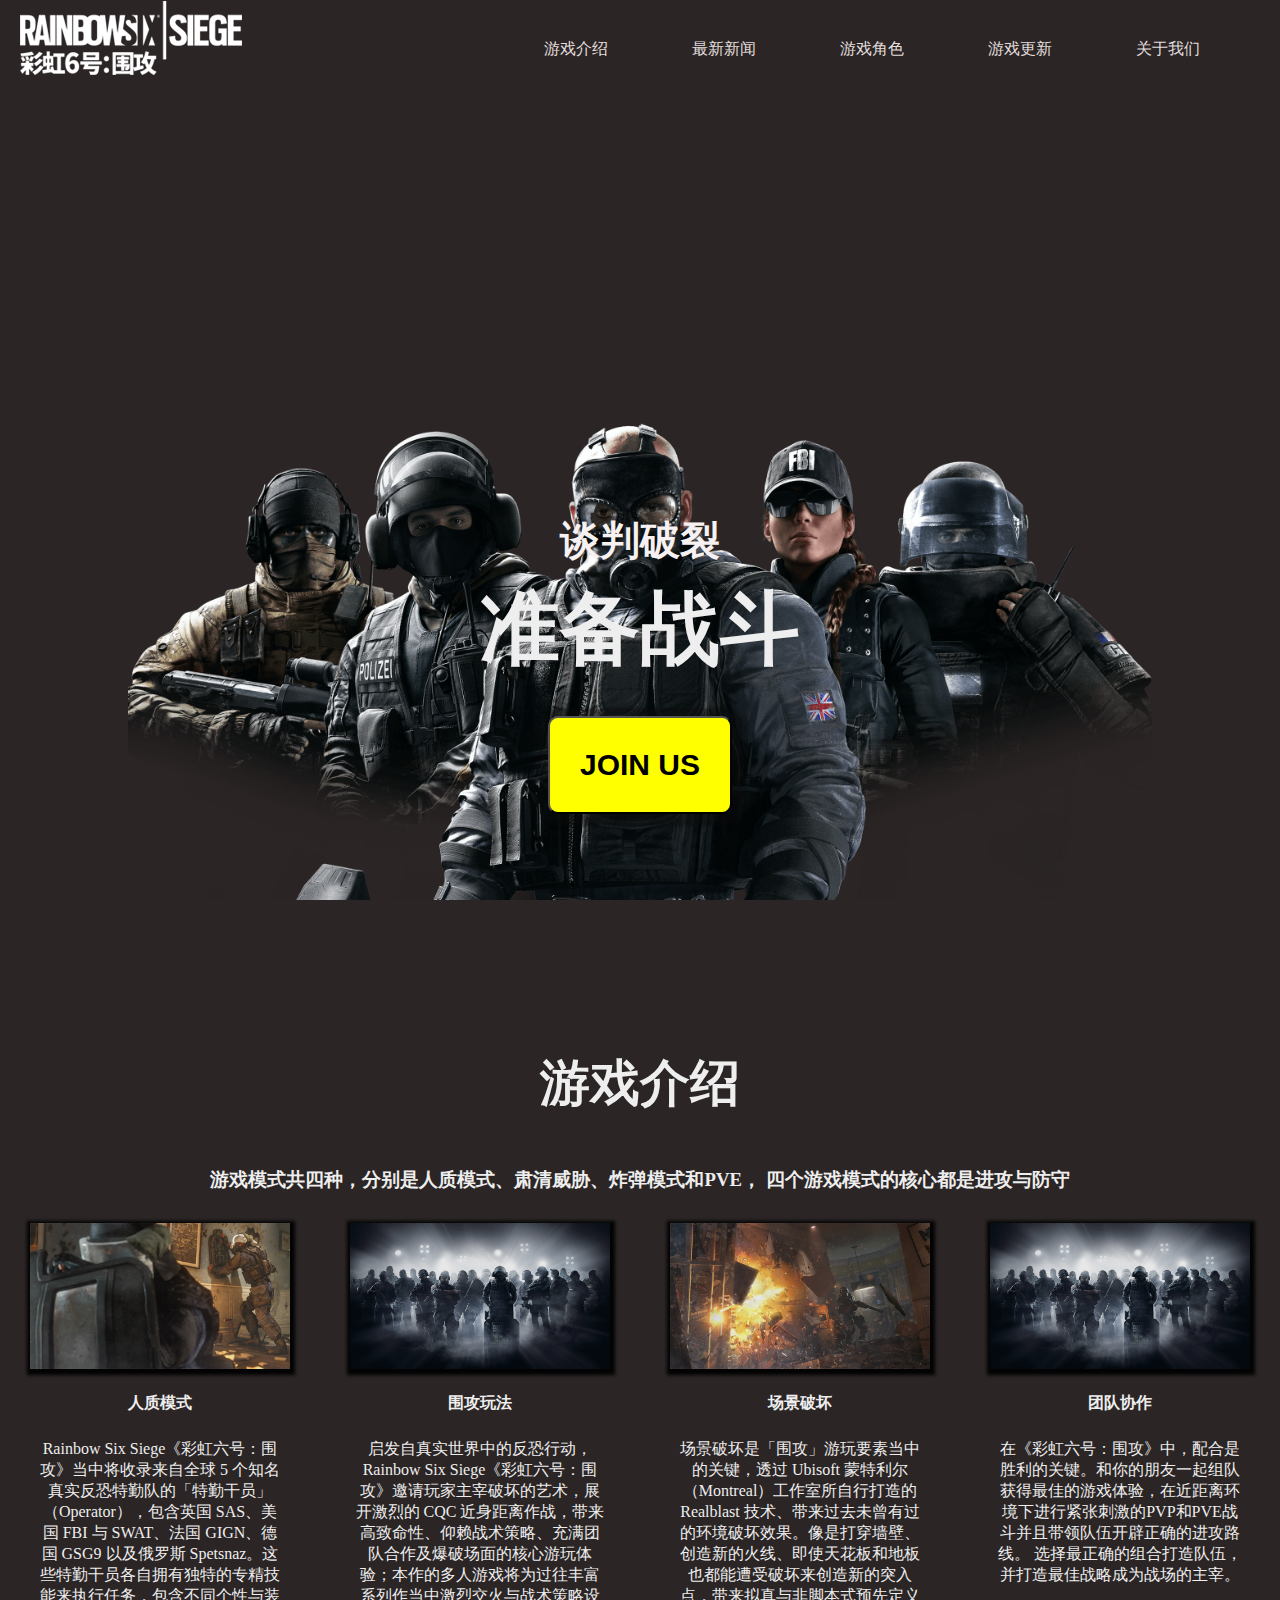
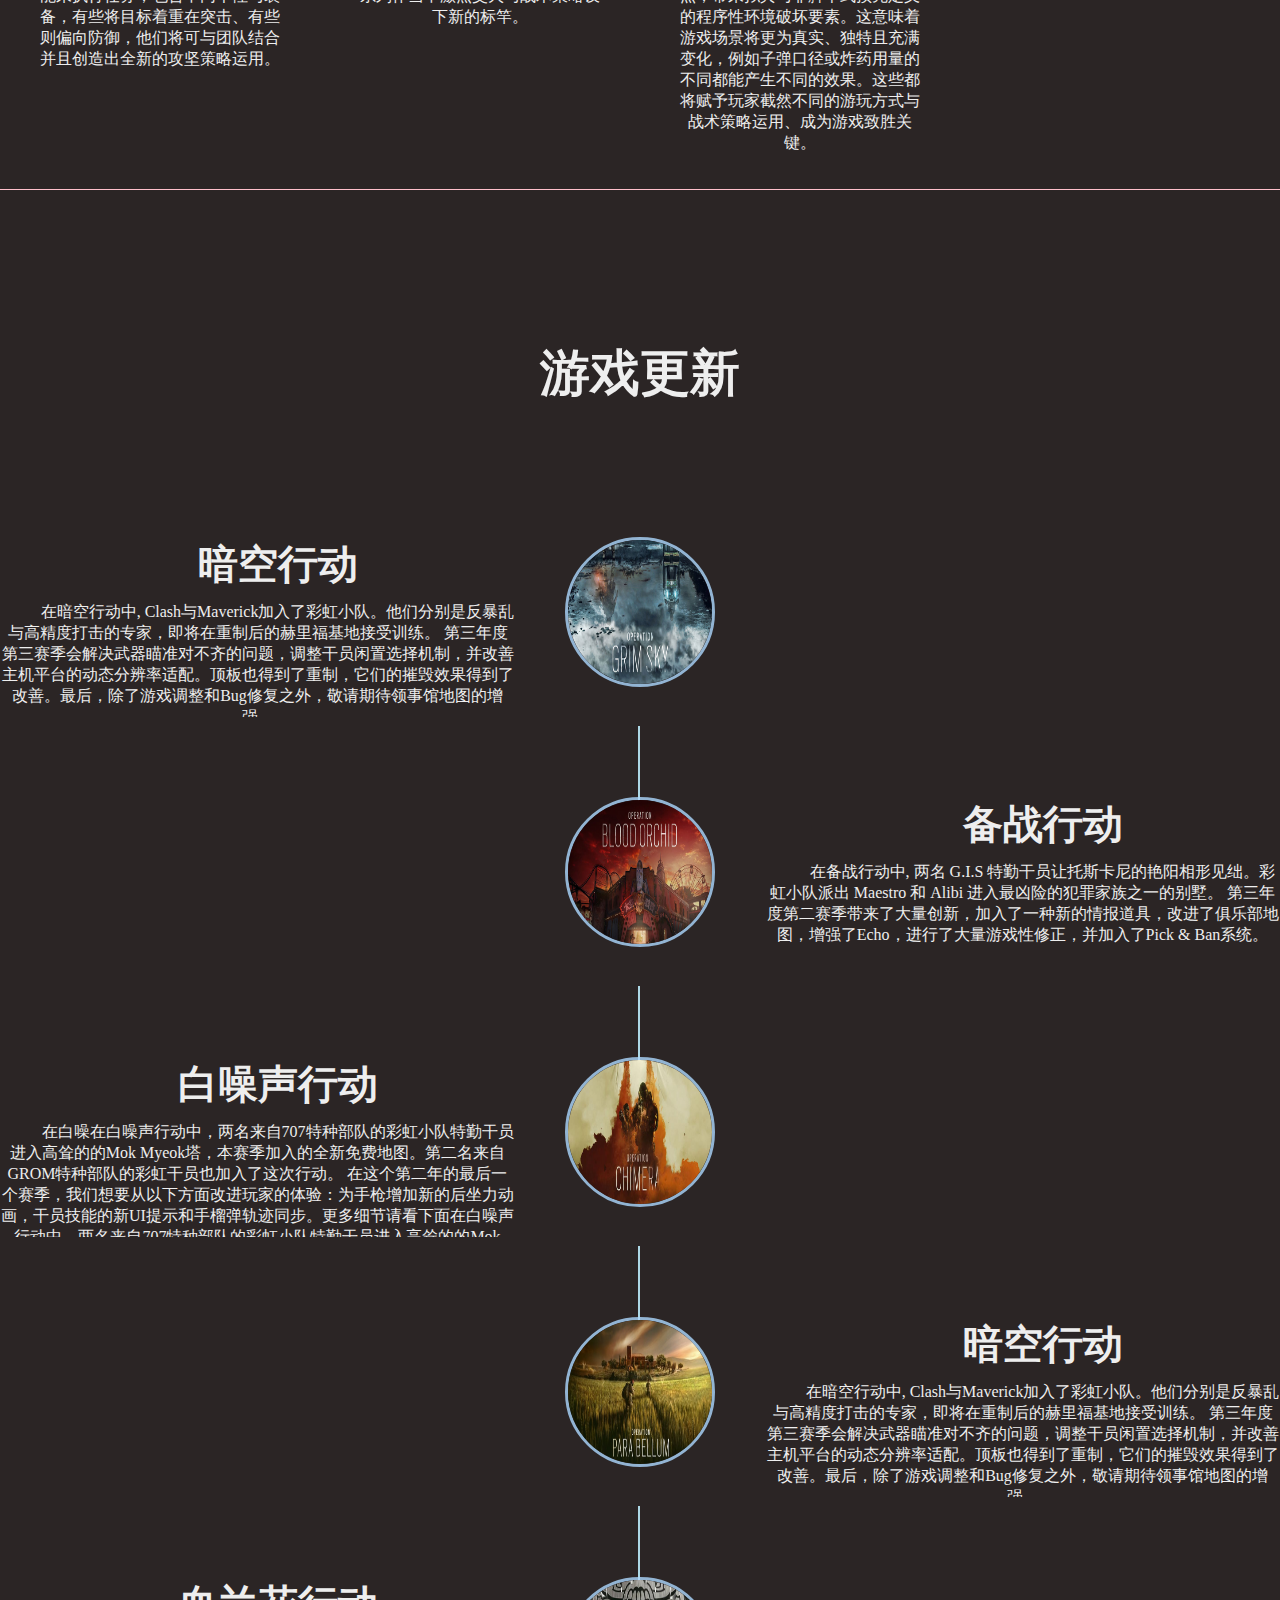
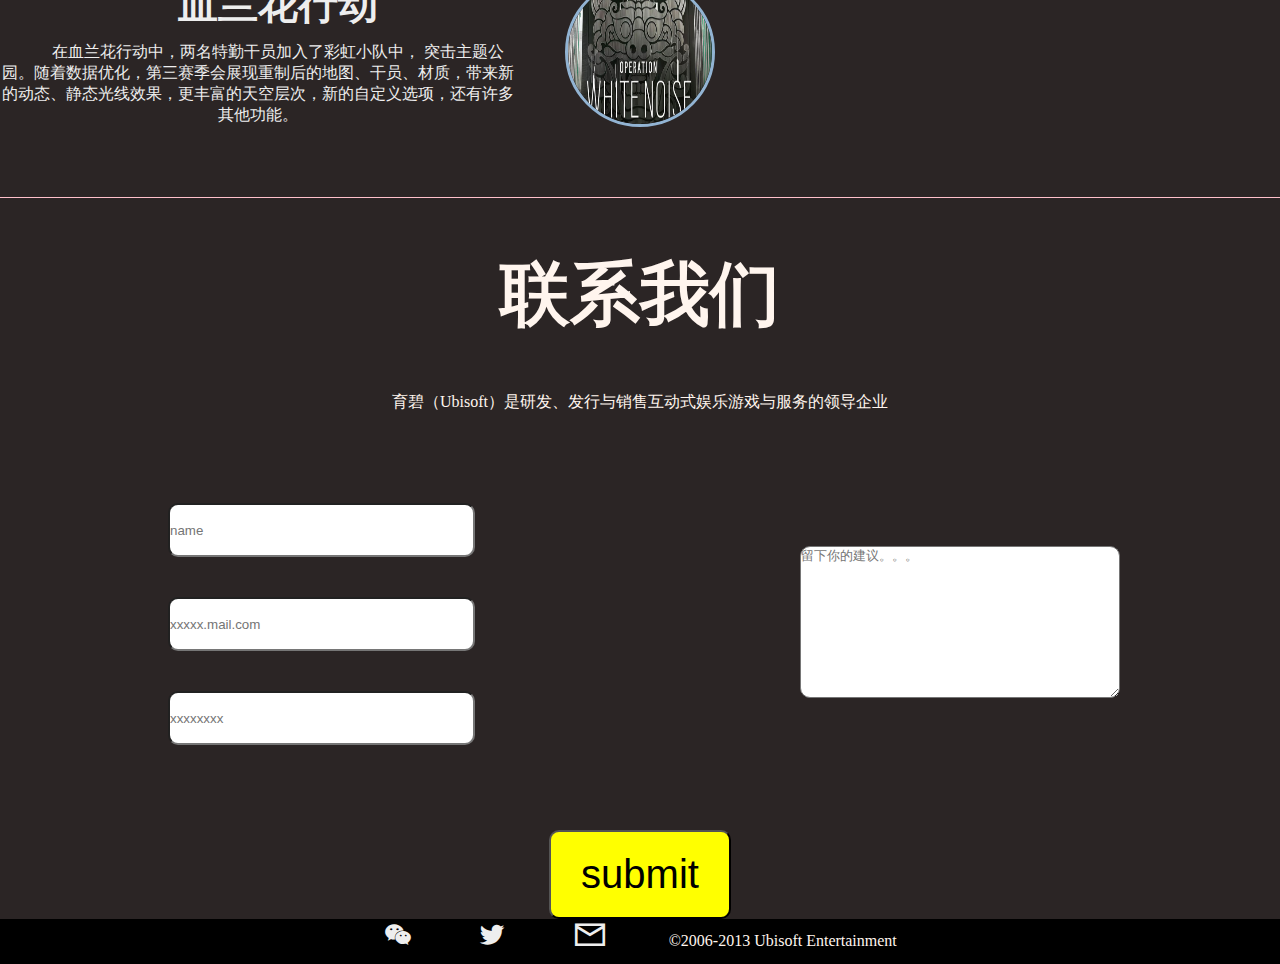
<file: index.html>
<!DOCTYPE html>
<html lang="en">
<head>
    <meta charset="UTF-8">
    <meta http-equiv="X-UA-Compatible" content="IE=edge">
    <meta name="viewport" content="width=device-width, initial-scale=1.0">
    <title>RainbowSix</title>
    <link rel="stylesheet" href="css/common.css">
    <link rel="stylesheet" href="./fonts/font-icon/iconfont.css">
</head>
<body>
    <header>
        <img src="source/logo.png" alt="no_logo" class="logo">
        <nav class="clearfix">
            <ul class="clearfix">
                <li><a href="https://www.baidu.com">游戏介绍</a></li>
                <li><a href="#">最新新闻</a></li>
                <li><a href="#">游戏角色</a></li>
                <li><a href="#">游戏更新</a></li>
                <li>
                    <a href="#">关于我们</a>
                    <ul class="about_list">
                        <li><a href="#">twitter</a></li>
                        <li><a href="#">facebook</a></li>
                        <li><a href="#">instagram</a></li>
                        <li><a href="#">mail</a></li>
                    </ul>
                </li>
            </ul>
        </nav>
        <h2>谈判破裂</h2>
        <h1>准备战斗</h1>
        <input type="button" class="join_button" value="JOIN US">
    </header>
    <main>
        <h2>游戏介绍</h2>
        <h3>游戏模式共四种，分别是人质模式、肃清威胁、炸弹模式和PVE， 四个游戏模式的核心都是进攻与防守</h3>
        <ul class="game_intro">
            <li class="card">
                <img src="source/R6-game-info-gameplay_210378.jpg" alt="">
                <h4>人质模式</h4>
                <p>Rainbow Six Siege《彩虹六号：围攻》当中将收录来自全球 5 个知名真实反恐特勤队的「特勤干员」（Operator），包含英国 SAS、美国 FBI 与 SWAT、法国 GIGN、德国 GSG9 以及俄罗斯 Spetsnaz。这些特勤干员各自拥有独特的专精技能来执行任务，包含不同个性与装备，有些将目标着重在突击、有些则偏向防御，他们将可与团队结合并且创造出全新的攻坚策略运用。</p>
            </li>
            <li class="card">
                <img src="source/R6-game-info-team-up_210379 (1).jpg" alt="">
                <h4>围攻玩法</h4>
                <p>启发自真实世界中的反恐行动，Rainbow Six Siege《彩虹六号：围攻》邀请玩家主宰破坏的艺术，展开激烈的 CQC 近身距离作战，带来高致命性、仰赖战术策略、充满团队合作及爆破场面的核心游玩体验；本作的多人游戏将为过往丰富系列作当中激烈交火与战术策略设下新的标竿。 </p>
            </li>
            <li class="card">
                <img src="source/R6-game-info-destruction_210377.jpg" alt="">
                <h4>场景破坏</h4>
                <p>场景破坏是「围攻」游玩要素当中的关键，透过 Ubisoft 蒙特利尔（Montreal）工作室所自行打造的 Realblast 技术、带来过去未曾有过的环境破坏效果。像是打穿墙壁、创造新的火线、即使天花板和地板也都能遭受破坏来创造新的突入点，带来拟真与非脚本式预先定义的程序性环境破坏要素。这意味着游戏场景将更为真实、独特且充满变化，例如子弹口径或炸药用量的不同都能产生不同的效果。这些都将赋予玩家截然不同的游玩方式与战术策略运用、成为游戏致胜关键。                            </p>
            </li>
            <li class="card" >
                <img src="source/R6-game-info-team-up_210379.jpg" alt="">
                <h4>团队协作</h4>
                <p>在《彩虹六号：围攻》中，配合是胜利的关键。和你的朋友一起组队获得最佳的游戏体验，在近距离环境下进行紧张刺激的PVP和PVE战斗并且带领队伍开辟正确的进攻路线。 选择最正确的组合打造队伍，并打造最佳战略成为战场的主宰。                     </p>
            </li>
        </ul>
        <div class="update_intro">
            <h3>游戏更新</h3>
            <ul class="time_list clearfix">
                <li>
                    <img src="source/update_grimsky.jpg" alt="">
                    <div class="content">
                        <h4>暗空行动</h4>
                        <p>在暗空行动中, Clash与Maverick加入了彩虹小队。他们分别是反暴乱与高精度打击的专家，即将在重制后的赫里福基地接受训练。 第三年度第三赛季会解决武器瞄准对不齐的问题，调整干员闲置选择机制，并改善主机平台的动态分辨率适配。顶板也得到了重制，它们的摧毁效果得到了改善。最后，除了游戏调整和Bug修复之外，敬请期待领事馆地图的增强。</p>
                    </div>
                </li>
                <li>
                    <img src="source/update_bh.jpg" alt="">
                    <div class="content">
                        <h4>备战行动</h4>
                        <p>在备战行动中, 两名 G.I.S 特勤干员让托斯卡尼的艳阳相形见绌。彩虹小队派出 Maestro 和 Alibi 进入最凶险的犯罪家族之一的别墅。 第三年度第二赛季带来了大量创新，加入了一种新的情报道具，改进了俱乐部地图，增强了Echo，进行了大量游戏性修正，并加入了Pick & Ban系统。</p>
                    </div>
                </li>
                <li>
                    <img src="source/update_chimera.jpg" alt="">
                    <div class="content">
                        <h4>白噪声行动</h4>
                        <p>在白噪在白噪声行动中，两名来自707特种部队的彩虹小队特勤干员进入高耸的的Mok Myeok塔，本赛季加入的全新免费地图。第二名来自GROM特种部队的彩虹干员也加入了这次行动。 在这个第二年的最后一个赛季，我们想要从以下方面改进玩家的体验：为手枪增加新的后坐力动画，干员技能的新UI提示和手榴弹轨迹同步。更多细节请看下面在白噪声行动中，两名来自707特种部队的彩虹小队特勤干员进入高耸的的Mok Myeok塔，本赛季加入的全新免费地图。第二名来自GROM特种部队的彩虹干员也加入了这次行动。 在这个第二年的最后一个赛季，我们想要从以下方面改进玩家的体验：为手枪增加新的后坐力动画，干员技能的新UI提示和手榴弹轨迹同步。更多细节请看下面在白噪声行动中，两名来自707特种部队的彩虹小队特勤干员进入高耸的的Mok Myeok塔，本赛季加入的全新免费地图。第二名来自GROM特种部队的彩虹干员也加入了这次行动。 在这个第二年的最后一个赛季，我们想要从以下方面改进玩家的体验：为手枪增加新的后坐力动画，干员技能的新UI提示和手榴弹轨迹同步。更多细节请看下面声行动中，两名来自707特种部队的彩虹小队特勤干员进入高耸的的Mok Myeok塔，本赛季加入的全新免费地图。第二名来自GROM特种部队的彩虹干员也加入了这次行动。 在这个第二年的最后一个赛季，我们想要从以下方面改进玩家的体验：为手枪增加新的后坐力动画，干员技能的新UI提示和手榴弹轨迹同步。更多细节请看下面。</p>
                    </div>
                </li>
                <li>
                    <img src="source/update_parabellum.jpg" alt="">
                    <div class="content">
                        <h4>暗空行动</h4>
                        <p>在暗空行动中, Clash与Maverick加入了彩虹小队。他们分别是反暴乱与高精度打击的专家，即将在重制后的赫里福基地接受训练。 第三年度第三赛季会解决武器瞄准对不齐的问题，调整干员闲置选择机制，并改善主机平台的动态分辨率适配。顶板也得到了重制，它们的摧毁效果得到了改善。最后，除了游戏调整和Bug修复之外，敬请期待领事馆地图的增强。</p>
                    </div>
                </li>
                <li>
                    <img src="source/update_wn.jpg" alt="">
                    <div class="content">
                        <h4>血兰花行动</h4>
                        <p>在血兰花行动中，两名特勤干员加入了彩虹小队中， 突击主题公园。随着数据优化，第三赛季会展现重制后的地图、干员、材质，带来新的动态、静态光线效果，更丰富的天空层次，新的自定义选项，还有许多其他功能。
                        </p>
                    </div>
                </li>
            </ul>
        </div>
    </main>
    <footer>
        <div class="contact">
            <h5>联系我们</h5>
            <p>育碧（Ubisoft）是研发、发行与销售互动式娱乐游戏与服务的领导企业</p>
            <form action="post"> 
                <div class="layout">
                    <div class="side1">
                        <input type="text" placeholder="name">
                        <input type="email" placeholder="xxxxx.mail.com">
                        <input type="tel" placeholder="xxxxxxxx">
                    </div>
                   <div class="side2">
                    <textarea name="message" id="side2" cols="30" rows="10" placeholder="留下你的建议。。。"></textarea>
                   </div>
                </div>
                    <input type="button" class="submit" value="submit">

            </form>
            <div class="foot">
                <a href="#" class="iconfont icon-weixin"></a>
                <a href="#" class="iconfont icon-twitter"> </a>
                <a href="# " class="iconfont icon-mail"></a>
                ©2006-2013 Ubisoft Entertainment
            </div>    
        </div>
    </footer>
</body>
</html>
</file>
<file: css/common.css>
* {
    margin: 0;
    padding: 0;
    box-sizing: border-box;
}
a {
    text-decoration: none;
    color: rgb(226, 221, 221);
}
li {
    list-style: none;
    cursor: pointer;
}
header {
    background: url(../source/top_roles2.png) rgb(43, 37, 37) bottom center/80% no-repeat ;
    height: 100vh;
    position: relative;
}
header nav>ul {
    position: absolute;
    top: 1vh;
    right:3vw;
    text-align: center;
}
header nav>ul>li  {
    width: 10vw;
    float: left;
    position: relative;
    padding: 20px;
    margin: 10px;
    border-radius: 10px;
}
header nav li:link {
    background: yellow;
}
header nav li:visited {
    background: red;
}

header nav li:hover {
    background: rgb(46, 85, 42);
    transition: all .5s linear ;
}
header nav li:active {
    background: pink;
}                               /*伪类 link>visited>hover>active*/
.clearfix {
    content: '';
    clear: both ;
    display: block;
}
header nav .about_list {
    display: none;
    position: absolute;
    right: 0;
    padding-top: 30px;
    
}
header nav .about_list li {
    padding: 20px ;
    width: 10vw;
    border-radius: 10px;
}
header nav li:hover .about_list {
    display: block;
}
header h2 {
    color: rgb(247, 241, 241);
    position: absolute;
    bottom: 40vh;
    right: 50%;
    font-size: 40px;
    transform: translate(50%,50%);
}
header h1 {
    color: #eee;
    position: absolute;
    bottom: 30vh;
    right: 50%;
    font-size: 80px;
    transform: translate(50%,50%);
}
header .join_button {
    padding: 30px;
    background: yellow;
    color: #000;
    font-weight: bold;
    border-radius: 10px;
    position: absolute;
    bottom: 15vh;
    right: 50%;
    font-size: 30px;
    transform: translate(50%,50%);
    box-shadow: 1px 2px 3px 10px rgba(10, 10, 10, .5);
}
header .join_button:hover {
    opacity: .8;
    background: green;
    transition: 1s linear;
}
main {
    background: rgb(43, 37, 37) ;
    text-align: center;
    color: #eee;
    padding-top: 100px;
    padding-bottom: 40px;
    border-bottom: 1px solid pink;
    overflow:  hidden;
}
main h2 {
    text-align: center;
    padding: 50px;
    font-size: 50px;

}
main h3 {
    text-align: center;
}
main .game_intro {
    display: flex;
}
main .game_intro .card {
    flex: 25%;
    padding: 30px;
    border-bottom: 1px solid pink;
}
main .game_intro .card img {
    width: 100%;
    box-shadow: 1px 2px 3px 4px #000;
    opacity: .9;
}
main .game_intro .card img:hover {
    opacity: .3;
    transition: .5s ease;
}
main .card h4 {
    padding: 20px;
}
main .card p {
    padding: 5px;
}
main .update_intro {
    background: rgb(43, 37, 37)0;
    position: relative;
}
main .update_intro h3 {
    padding: 50px;
    margin-top: 100px;
    font-size: 50px;
}
main .time_list li {
    position: relative;
    height: 20vh;
}
main .update_intro .time_list li img {
    width: 150px;
    height: 150px;
    border-radius: 50%;
    border: 3px solid rgba(173,216,312,.8) ;

}
main .time_list img:hover {
    opacity: .4;
    transition: .2s linear;
}
main .time_list li:nth-child(even) img {
    float: left;
}
main .time_list li:nth-child(odd) img {
    float: right;
}
main .time_list li:nth-child(even) {
    padding-left: calc(50% - 75px);
    margin-top: 80px;
}
main .time_list li:nth-child(odd) {
    padding-right: calc(50% - 75px);
    margin-top: 80px;
}
main .time_list li::after {
    content: '';
    display: inline-block;
    border: 1px solid lightblue;
    height: 10vh;
    position: absolute;
    right: 50%;
    margin-top: 1vh;

}
main .time_list li:last-child::after {
    display: none;
}
main .time_list li .content h4 {
    font-size: 40px;
    margin-bottom: 10px;
}
main .content {
    height: 100%;
    white-space: wrap;
    text-overflow: ellipsis;
    overflow: hidden;
    text-indent: 40px;
}
main .time_list li:nth-child(odd) .content {
    margin-right: 200px;
}
main .time_list li:nth-child(even) .content {
    margin-left: 200px;
}

footer {
    text-align: center;
    background: rgb(43, 37, 37) ;
    color: seashell;

}
footer .contact h5 {
    font-size: 70px;
    padding-top: 50px;
}
footer .contact p {
    padding: 50px;
}
footer .contact .layout{
    display: flex;
    align-items: center;

}
footer .contact .side1{
    flex: 50%;
    padding-left: 10vw;
}
footer .contact .side1 input {
    width: 60%;
    display: block;
    margin: 40px;
    height: 6vh;
    border-radius: 10px;
}
footer .contact .side2 {
    flex: 50%;
}
footer .contact #side2 {
    border-radius: 10px;
    width: 50%;

}
footer .contact .submit {
    padding: 20px 30px ;
    margin-top: 5vh;
    border-radius: 10px;
    background: yellow;
    text-shadow: lightcoral;
    font-size: 40px;
}
footer .foot {
    background: #000;
    height: 5vh;

}
footer .foot a {
    font-size: 30px;
    color: #eee;
    padding-right: 40px;
    margin-right: 20px;
}
</file>
<file: fonts/font-icon/iconfont.css>
@font-face {
  font-family: "iconfont"; /* Project id 2923380 */
  src: url('iconfont.woff2?t=1636373422729') format('woff2'),
       url('iconfont.woff?t=1636373422729') format('woff'),
       url('iconfont.ttf?t=1636373422729') format('truetype');
}

.iconfont {
  font-family: "iconfont" !important;
  font-size: 16px;
  font-style: normal;
  -webkit-font-smoothing: antialiased;
  -moz-osx-font-smoothing: grayscale;
}

.icon-weixin:before {
  content: "\e600";
}

.icon-twitter:before {
  content: "\e882";
}

.icon-weibo:before {
  content: "\e883";
}

.icon-mail:before {
  content: "\e812";
}
</file>
